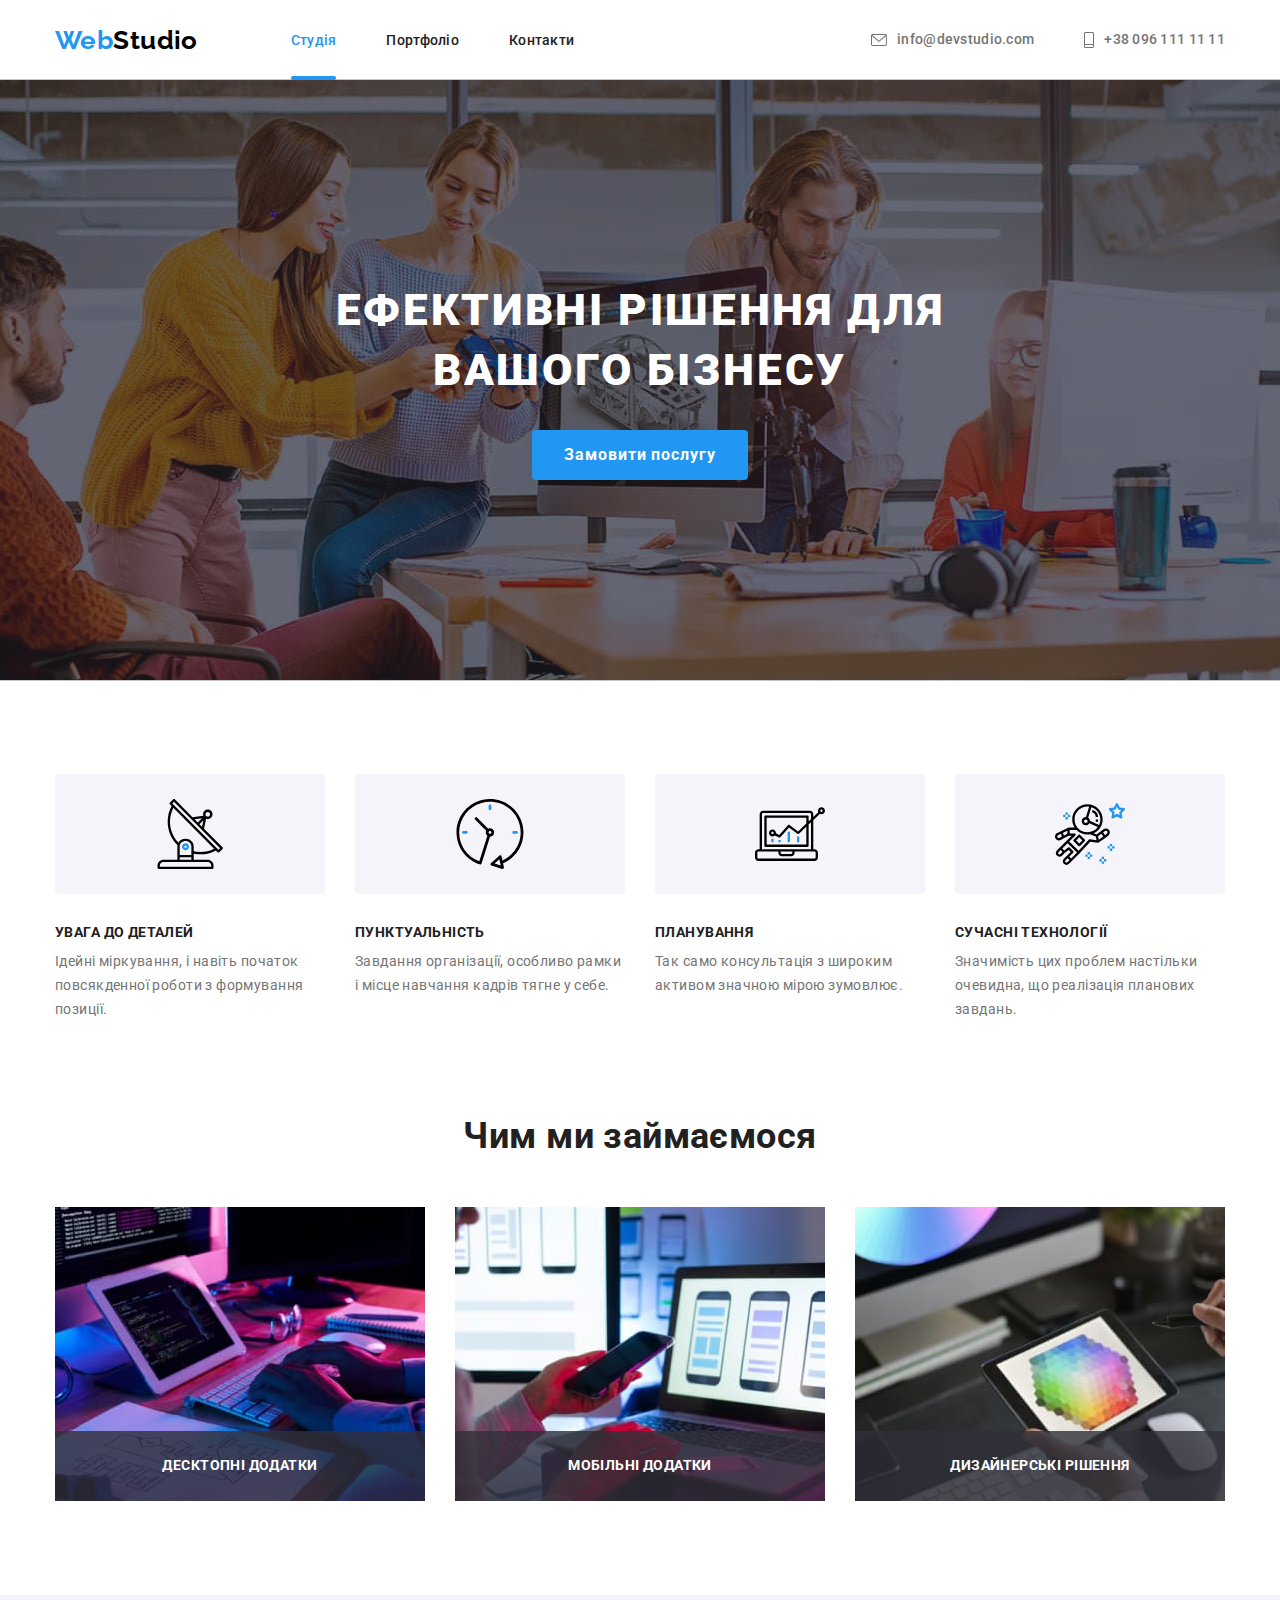
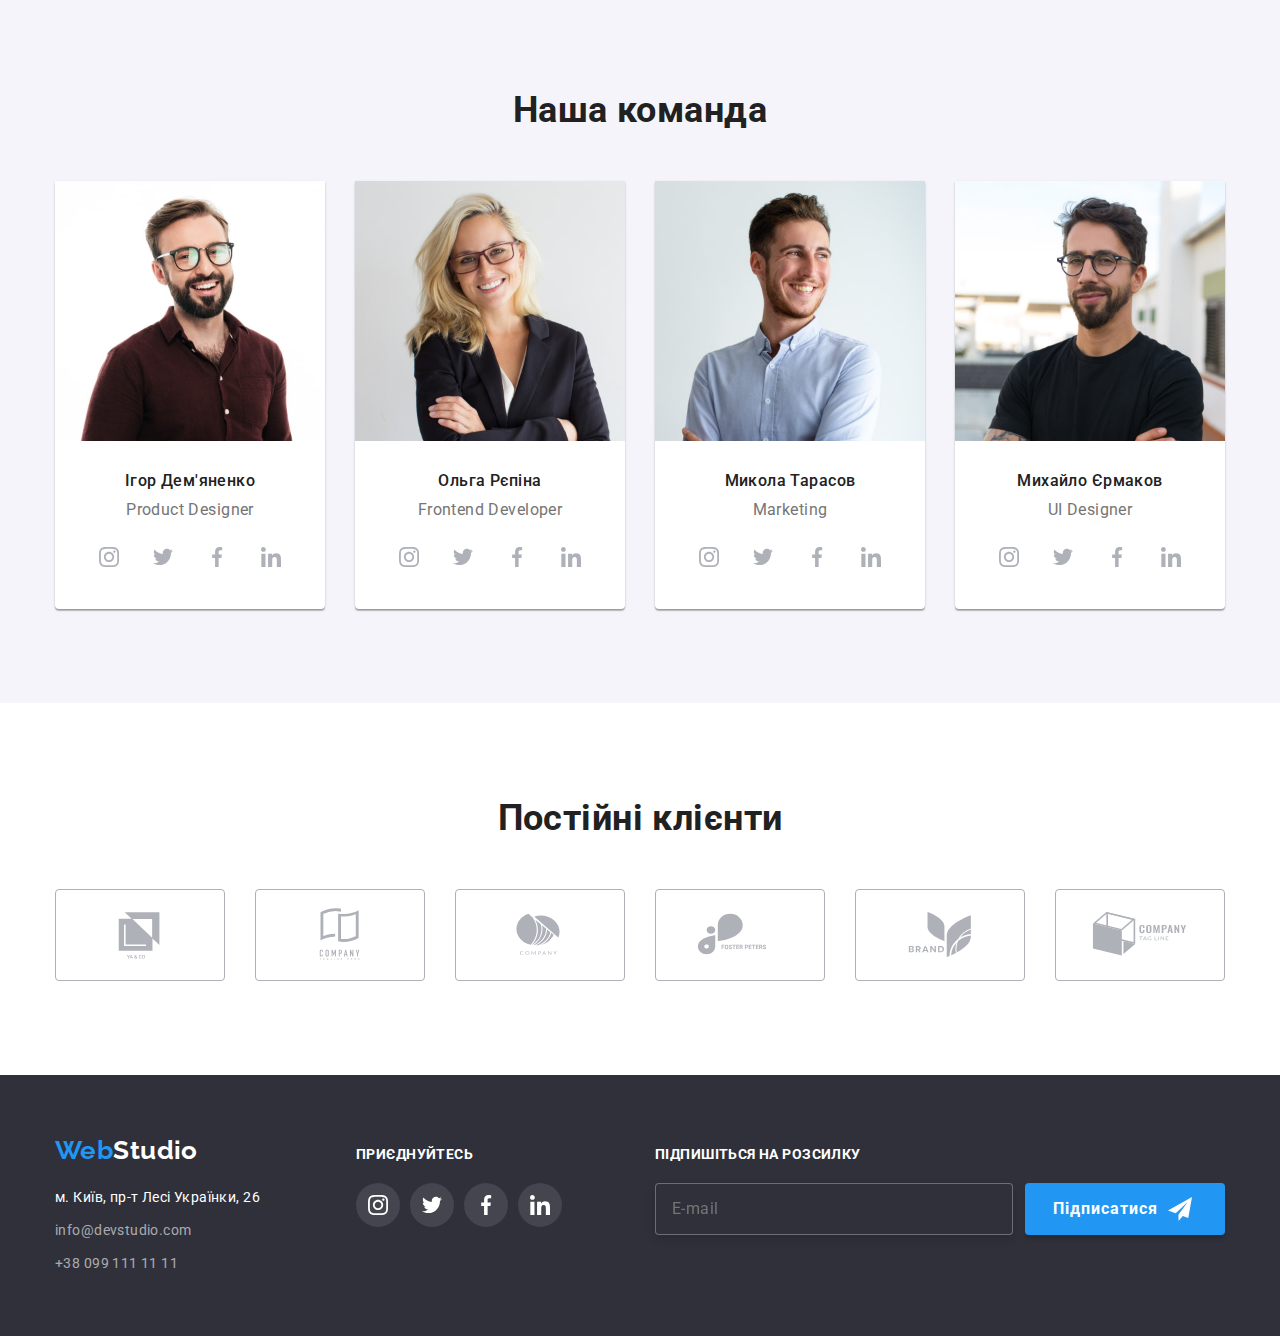
<file: index.html>
<!DOCTYPE html>
<html lang="uk">
  <head>
    <meta charset="UTF-8" />
    <meta http-equiv="X-UA-Compatible" content="IE=edge" />
    <meta name="viewport" content="width=device-width, initial-scale=1.0" />
    <title>Проект</title>

    <link rel="preconnect" href="https://fonts.googleapis.com" />
    <link rel="preconnect" href="https://fonts.gstatic.com" crossorigin />
    <link
      href="https://fonts.googleapis.com/css2?family=Raleway:wght@700&family=Roboto:wght@400;500;700;900&display=swap"
      rel="stylesheet"
    />
    <link
      rel="stylesheet"
      href="https://cdnjs.cloudflare.com/ajax/libs/modern-normalize/1.1.0/modern-normalize.min.css"
    />
    <link rel="stylesheet" href="./css/main.min.css" />
  </head>

  <body>
    <!-- верхня лінія   -->
    <header class="page__header">
      <div class="container nav">
        <nav class="page__nav">
          <a href="./index.html" class="logo page__logo"
            >Web<span class="page__studio">Studio</span></a
          >
          <ul class="nav__list list">
            <li class="nav__item">
              <a href="./index.html" class="link current nav__link">Студія</a>
            </li>
            <li class="nav__item">
              <a href="./portfolio.html" class="link nav__link">Портфоліо</a>
            </li>
            <li class="nav__item">
              <a href="./index.html" class="link nav__link">Контакти</a>
            </li>
          </ul>
        </nav>
        <ul class="contact__list list">
          <li class="contact__item">
            <a class="contact__link" href="mailto:info@devstudio.com"
              ><svg class="contact__icon" width="16px" height="12px">
                <use href="./images/icons.svg#icon-envelope"></use></svg
              >info@devstudio.com</a
            >
          </li>
          <li class="contact__item">
            <a class="contact__link" href="tel:+380961111111"
              ><svg class="contact__icon" width="10px" height="16px">
                <use href="./images/icons.svg#icon-mob"></use></svg
              >+38 096 111 11 11</a
            >
          </li>
        </ul>
      </div>
    </header>
    <!-- шапка  -->
    <main>
      <section class="hero overlay">
        <div class="container">
          <h1 class="hero__title">Ефективні рішення для вашого бізнесу</h1>
          <button data-modal-open type="button" class="button hero__primary">
            Замовити послугу
          </button>
        </div>
        <div class="backdrop is-hidden" data-modal>
          <div class="modal">
            <button data-modal-close type="button" class="modal__close">
              <svg class="modal__icon" width="18px" height="18px">
                <use href="./images/icons.svg#icon-close-black"></use>
              </svg>
            </button>

            <form class="modal-form">
              <p class="alert">Залиште свої дані, ми вам передзвонимо</p>
              <div class="modal-form__field">
                <label class="modal-form__label" for="name">Ім'я</label>
                <div class="modal-form__box">
                  <input
                    class="modal-form__input modal-form__name"
                    type="text"
                    name="name"
                    id="name"
                    required
                  />
                  <svg class="modal-form__icon" width="18px" height="18px">
                    <use href="./images/icons.svg#icon-person"></use>
                  </svg>
                </div>

                <label class="modal-form__label" for="tel">Телефон</label>
                <div class="modal-form__box">
                  <input class="modal-form__input" type="tel" name="tel" id="tel" required />
                  <svg class="modal-form__icon" width="18px" height="18px">
                    <use href="./images/icons.svg#icon-phone-tel"></use>
                  </svg>
                </div>

                <label class="modal-form__label" for="mail">Ім'я</label>
                <div class="modal-form__box">
                  <input class="modal-form__input" type="email" name="mail" id="mail" required />
                  <svg class="modal-form__icon" width="18px" height="18px">
                    <use href="./images/icons.svg#icon-email-modal"></use>
                  </svg>
                </div>

                <label class="modal-form__label" for="comment">Коментар</label>
                <textarea
                  class="modal-form__comment modal-form__input"
                  name="comment"
                  id="comment"
                  cols="30"
                  rows="10"
                  placeholder="Введіть текст"
                ></textarea>
              </div>

              <div class="checkbox">
                <label class="checkbox__label"
                  ><input class="checkbox__input" type="checkbox" name="checkbox" required /><span
                    class="checkbox__svg"
                    ><svg width="16px" height="15px">
                      <use
                        class="checkbox__use"
                        href="./images/icons.svg#icon-icon-check"
                      ></use></svg
                  ></span>
                  Погоджуюся з розсилкою та приймаю &nbsp;
                  <a class="checkbox__link" href="#"> Умови договору </a></label
                >
              </div>

              <button class="modal__button" type="submit">Відправити</button>
            </form>
          </div>
        </div>
      </section>

      <!-- особливості 2  -->
      <section class="section">
        <div class="container">
          <h2 class="visually-hidden">Наші переваги</h2>
          <ul class="feature__list list">
            <li class="feature__item">
              <div class="background">
                <svg class="background__icon" width="70px" height="70px">
                  <use href="./images/icons.svg#icon-antenna"></use>
                </svg>
              </div>
              <h3 class="feature__title">Увага до деталей</h3>
              <p class="feature__text">
                Ідейні міркування, і навіть початок повсякденної роботи з формування <br />
                позиції.
              </p>
            </li>
            <li class="feature__item">
              <div class="background">
                <svg class="background__icon" width="70px" height="70px">
                  <use href="./images/icons.svg#icon-clock"></use>
                </svg>
              </div>
              <h3 class="feature__title">Пунктуальність</h3>
              <p class="feature__text">
                Завдання організації, особливо рамки і місце навчання кадрів тягне у себе.
              </p>
            </li>
            <li class="feature__item">
              <div class="background">
                <svg class="background__icon" width="70px" height="70px">
                  <use href="./images/icons.svg#icon-diagram"></use>
                </svg>
              </div>
              <h3 class="feature__title">Планування</h3>
              <p class="feature__text">
                Так само консультація з широким активом значною мірою зумовлює.
              </p>
            </li>
            <li class="feature__item">
              <div class="background">
                <svg class="background__icon" width="70px" height="70px">
                  <use href="./images/icons.svg#icon-astronaut"></use>
                </svg>
              </div>
              <h3 class="feature__title">Сучасні технології</h3>
              <p class="feature__text">
                Значимість цих проблем настільки очевидна, що реалізація планових <br />
                завдань.
              </p>
            </li>
          </ul>
        </div>
      </section>

      <!-- чим ми займаємось 3-->
      <section class="section section__sidebar">
        <div class="container">
          <h2 class="section__title">Чим ми займаємося</h2>
          <ul class="list image__list">
            <li class="image__item">
              <div class="inner">
                <img src="./images/img.jpg" alt="HTML-розмітка всіх елементів макета" width="370" />
                <p class="inner__text">Десктопні додатки</p>
              </div>
            </li>
            <li class="image__item">
              <div class="inner">
                <img src="./images/css.jpg" alt="CSS оформлення зовнішній вигляд." width="370" />
                <p class="inner__text">Мобільні додатки</p>
              </div>
            </li>
            <li class="image__item">
              <div class="inner">
                <img src="./images/js.jpg" alt="завдаєм кольори" width="370" />
                <p class="inner__text">Дизайнерські рішення</p>
              </div>
            </li>
          </ul>
        </div>
      </section>
      <!-- наша команда 4 -->
      <section class="section team">
        <div class="container menu-team">
          <h2 class="section__title">Наша команда</h2>
          <ul class="team__list list">
            <li class="team__item">
              <img src="./images/Product.jpg" alt="Product Designer" width="270" />
              <div class="aside">
                <h3 class="team__title">Ігор Дем'яненко</h3>
                <p class="team__text">Product Designer</p>
                <ul class="list socials__list">
                  <li>
                    <a class="socials__link" href=""
                      ><svg class="socials__svg" width="20" height="20">
                        <use href="./images/icons.svg#icon-instagram"></use></svg
                    ></a>
                  </li>
                  <li>
                    <a class="socials__link" href=""
                      ><svg class="socials__svg" width="20" height="20">
                        <use href="./images/icons.svg#icon-twitter"></use></svg
                    ></a>
                  </li>
                  <li>
                    <a class="socials__link" href=""
                      ><svg class="socials__svg" width="20" height="20">
                        <use href="./images/icons.svg#icon-facebook"></use></svg
                    ></a>
                  </li>
                  <li>
                    <a class="socials__link" href=""
                      ><svg class="socials__svg" width="20" height="20">
                        <use href="./images/icons.svg#icon-linkedin"></use></svg
                    ></a>
                  </li>
                </ul>
              </div>
            </li>
            <li class="team__item">
              <img src="./images/Frontend.jpg" alt="Frontend Developer" width="270" />
              <div class="aside">
                <h3 class="team__title">Ольга Рєпіна</h3>
                <p class="team__text">Frontend Developer</p>
                <ul class="list socials__list">
                  <li>
                    <a class="socials__link" href=""
                      ><svg class="socials__svg" width="20" height="20">
                        <use href="./images/icons.svg#icon-instagram"></use></svg
                    ></a>
                  </li>
                  <li>
                    <a class="socials__link" href=""
                      ><svg class="socials__svg" width="20" height="20">
                        <use href="./images/icons.svg#icon-twitter"></use></svg
                    ></a>
                  </li>
                  <li>
                    <a class="socials__link" href=""
                      ><svg class="socials__svg" width="20" height="20">
                        <use href="./images/icons.svg#icon-facebook"></use></svg
                    ></a>
                  </li>
                  <li>
                    <a class="socials__link" href=""
                      ><svg class="socials__svg" width="20" height="20">
                        <use href="./images/icons.svg#icon-linkedin"></use></svg
                    ></a>
                  </li>
                </ul>
              </div>
            </li>
            <li class="team__item">
              <img src="./images/Marketing.jpg" alt="Marketing" width="270" />
              <div class="aside">
                <h3 class="team__title">Микола Тарасов</h3>
                <p class="team__text">Marketing</p>
                <ul class="list socials__list">
                  <li>
                    <a class="socials__link" href=""
                      ><svg class="socials__svg" width="20" height="20">
                        <use href="./images/icons.svg#icon-instagram"></use></svg
                    ></a>
                  </li>
                  <li>
                    <a class="socials__link" href=""
                      ><svg class="socials__svg" width="20" height="20">
                        <use href="./images/icons.svg#icon-twitter"></use></svg
                    ></a>
                  </li>
                  <li>
                    <a class="socials__link" href=""
                      ><svg class="socials__svg" width="20" height="20">
                        <use href="./images/icons.svg#icon-facebook"></use></svg
                    ></a>
                  </li>
                  <li>
                    <a class="socials__link" href=""
                      ><svg class="socials__svg" width="20" height="20">
                        <use href="./images/icons.svg#icon-linkedin"></use></svg
                    ></a>
                  </li>
                </ul>
              </div>
            </li>
            <li class="team__item">
              <img src="./images/Designer.jpg" alt="UI Designer" width="270" />
              <div class="aside">
                <h3 class="team__title">Михайло Єрмаков</h3>
                <p class="team__text">UI Designer</p>
                <ul class="list socials__list">
                  <li>
                    <a class="socials__link" href=""
                      ><svg class="socials__svg" width="20" height="20">
                        <use href="./images/icons.svg#icon-instagram"></use></svg
                    ></a>
                  </li>
                  <li>
                    <a class="socials__link" href=""
                      ><svg class="socials__svg" width="20" height="20">
                        <use href="./images/icons.svg#icon-twitter"></use></svg
                    ></a>
                  </li>
                  <li>
                    <a class="socials__link" href=""
                      ><svg class="socials__svg" width="20" height="20">
                        <use href="./images/icons.svg#icon-facebook"></use></svg
                    ></a>
                  </li>
                  <li>
                    <a class="socials__link" href=""
                      ><svg class="socials__svg" width="20" height="20">
                        <use href="./images/icons.svg#icon-linkedin"></use></svg
                    ></a>
                  </li>
                </ul>
              </div>
            </li>
          </ul>
        </div>
      </section>

      <!-- ==============5 Постійні клієнти============ -->
      <section class="section">
        <div class="container">
          <h2 class="section__title">Постійні клієнти</h2>
          <ul class="list logo__list">
            <li class="logo__item">
              <a class="logo__link" href=""
                ><svg class="logo__icon" width="106px" height="60px">
                  <use href="./images/icons.svg#icon-logo"></use>
                </svg>
              </a>
            </li>
            <li class="logo__item">
              <a class="logo__link" href=""
                ><svg class="logo__icon" width="106px" height="60px">
                  <use href="./images/icons.svg#icon-logo1"></use>
                </svg>
              </a>
            </li>
            <li class="logo__item">
              <a class="logo__link" href=""
                ><svg class="logo__icon" width="106px" height="60px">
                  <use href="./images/icons.svg#icon-logo2"></use>
                </svg>
              </a>
            </li>
            <li class="logo__item">
              <a class="logo__link" href=""
                ><svg class="logo__icon" width="106px" height="60px">
                  <use href="./images/icons.svg#icon-logo3"></use>
                </svg>
              </a>
            </li>
            <li class="logo__item">
              <a class="logo__link" href=""
                ><svg class="logo__icon" width="106px" height="60px">
                  <use href="./images/icons.svg#icon-logo4"></use>
                </svg>
              </a>
            </li>
            <li class="logo__item">
              <a class="logo__link" href=""
                ><svg class="logo__icon" width="106px" height="60px">
                  <use href="./images/icons.svg#icon-logo5"></use>
                </svg>
              </a>
            </li>
          </ul>
        </div>
      </section>
    </main>
    <!-- футер -->
    <footer class="footer">
      <div class="container footer__container">
        <div class="footer__logo">
          <a href="./index.html" class="logo">Web<span class="footer__studio">Studio</span></a>

          <address class="footer-nav">
            <ul class="list footer__list">
              <li class="footer__item">
                <a
                  class="footer__nav"
                  href="https://goo.gl/maps/CPtrU1FHBa2aNyZL9"
                  target="_blank"
                  rel="noopener noreferrer nofollow"
                  >м. Київ, пр-т Лесі Українки, 26</a
                >
              </li>
              <li class="footer__item">
                <a class="footer__link" href="mailto:info@devstudio.com">info@devstudio.com</a>
              </li>
              <li class="footer__item">
                <a class="footer__link" href="telto:+380961111111">+38 099 111 11 11</a>
              </li>
            </ul>
          </address>
        </div>
        <!-- ================2 bloc ========== -->
        <div class="footer__socials">
          <p class="footer__text">приєднуйтесь</p>
          <ul class="list footer-socials__list">
            <li class="footer-socials__item">
              <a class="footer-socials__link" href=""
                ><svg class="footer-socials__icon" width="20" height="20">
                  <use href="./images/icons.svg#icon-instagram"></use></svg
              ></a>
            </li>
            <li class="footer-socials__item">
              <a class="footer-socials__link" href=""
                ><svg class="footer-socials__icon" width="20" height="20">
                  <use href="./images/icons.svg#icon-twitter"></use></svg
              ></a>
            </li>
            <li class="footer-socials__item">
              <a class="footer-socials__link" href=""
                ><svg class="footer-socials__icon" width="20" height="20">
                  <use href="./images/icons.svg#icon-facebook"></use></svg
              ></a>
            </li>
            <li class="footer-socials__item">
              <a class="footer-socials__link" href=""
                ><svg class="footer-socials__icon" width="20" height="20">
                  <use href="./images/icons.svg#icon-linkedin"></use></svg
              ></a>
            </li>
          </ul>
        </div>

        <!-- =============== 3 bloc ========= -->

        <div class="footer-search">
          <p class="footer__text">Підпишіться на розсилку</p>

          <!-- action="" -->
          <form class="footer__mail">
            <label class="footer-mail__label" for="footer-mail"
              ><input
                class="footer-mail__input"
                type="email"
                name="mail"
                placeholder="E-mail"
                id="footer-mail"
                required
            /></label>

            <button type="submit" class="button-mail">
              Підписатися
              <svg class="button-mail__icon footer-socials__icon" width="24" height="24">
                <use href="./images/icons.svg#icon-icon-send"></use>
              </svg>
            </button>
          </form>
        </div>
      </div>
    </footer>

    <script src="./modal.js"></script>
  </body>
</html>
</file>
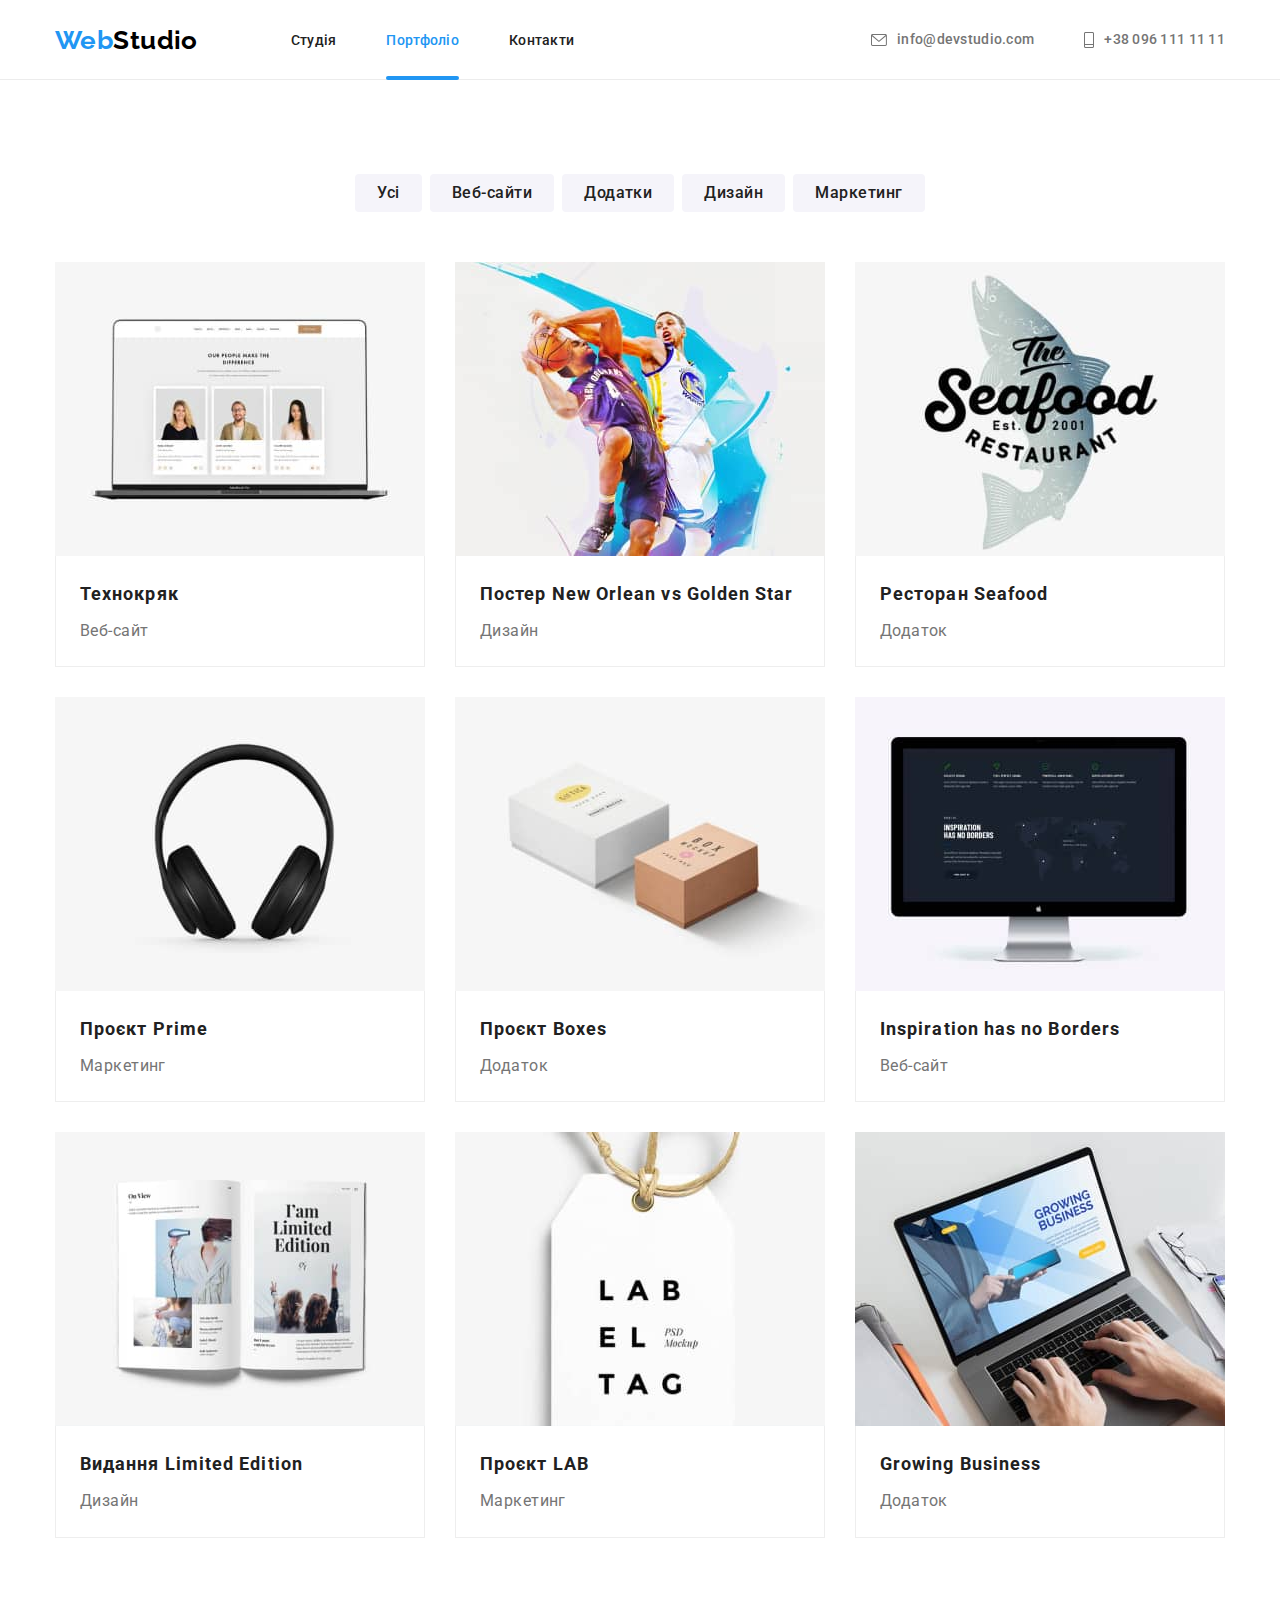
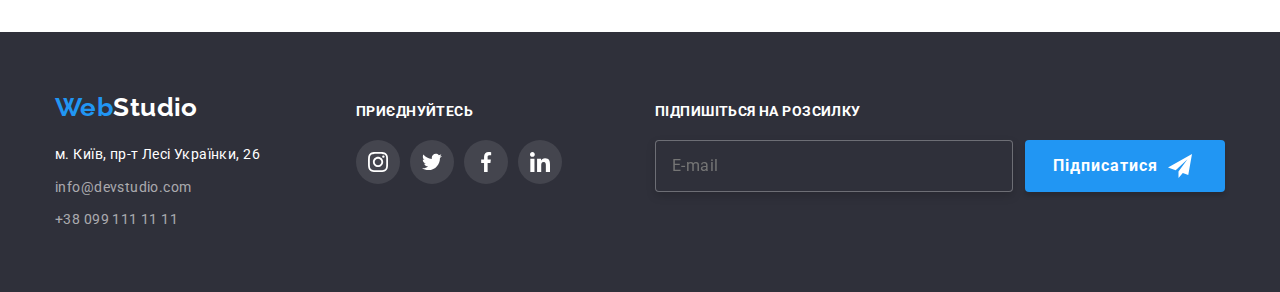
<file: portfolio.html>
<!DOCTYPE html>
<html lang="uk">
  <head>
    <meta charset="UTF-8" />
    <meta http-equiv="X-UA-Compatible" content="IE=edge" />
    <meta name="viewport" content="width=device-width, initial-scale=1.0" />
    <title>Проект</title>

    <link rel="preconnect" href="https://fonts.googleapis.com" />
    <link rel="preconnect" href="https://fonts.gstatic.com" crossorigin />
    <link
      href="https://fonts.googleapis.com/css2?family=Raleway:wght@700&family=Roboto:wght@400;500;700;900&display=swap"
      rel="stylesheet"
    />
    <link
      rel="stylesheet"
      href="https://cdnjs.cloudflare.com/ajax/libs/modern-normalize/1.1.0/modern-normalize.min.css"
    />
    <link rel="stylesheet" href="./css/main.min.css" />
  </head>
  <body>
    <header class="page__header">
      <div class="container nav">
        <nav class="page__nav">
          <a href="./index.html" class="logo page__logo"
            >Web<span class="page__studio">Studio</span></a
          >
          <ul class="nav__list list">
            <li class="nav__item">
              <a href="./index.html" class="link nav__link">Студія</a>
            </li>
            <li class="nav__item">
              <a href="./portfolio.html" class="link current nav__link">Портфоліо</a>
            </li>
            <li class="nav__item">
              <a href="./index.html" class="link nav__link">Контакти</a>
            </li>
          </ul>
        </nav>
        <ul class="contact__list list">
          <li class="contact__item">
            <a class="contact__link" href="mailto:info@devstudio.com"
              ><svg class="contact__icon" width="16px" height="12px">
                <use href="./images/icons.svg#icon-envelope"></use></svg
              >info@devstudio.com</a
            >
          </li>
          <li class="contact__item">
            <a class="contact__link" href="tel:+380961111111"
              ><svg class="contact__icon" width="10px" height="16px">
                <use href="./images/icons.svg#icon-mob"></use></svg
              >+38 096 111 11 11</a
            >
          </li>
        </ul>
      </div>
    </header>

    <main>
      <section class="section portfolio">
        <div class="container">
          <h1 class="visually-hidden">Портфоліо</h1>
          <ul class="list button__list">
            <li class="button__item">
              <button type="button" class="button secodary">Усі</button>
            </li>
            <li class="button__item">
              <button type="button" class="button secodary">Веб-сайти</button>
            </li>
            <li class="button__item">
              <button type="button" class="button secodary">Додатки</button>
            </li>
            <li class="button__item">
              <button type="button" class="button secodary">Дизайн</button>
            </li>
            <li class="button__item">
              <button type="button" class="button secodary">Маркетинг</button>
            </li>
          </ul>

          <ul class="grid list">
            <li class="grid__item">
              <a class="grid__link" href="">
                <div class="portfolio__thumb">
                  <img src="./portfolio.img/img.jpg" alt="ноутбук" width="370" />
                  <div class="portfolio-overlay">
                    <p class="portfolio-overlay__text">
                      Ресурс пропонує комплексні пропозиції з різним рівнем функціоналу та сервісів.
                      Все це дозволить відвідувачу отримати вичерпні відомості про компанію чи
                      приватну особу.
                    </p>
                  </div>
                </div>

                <div class="portfolio__sidebar">
                  <h2 class="portfolio__subject">Технокряк</h2>
                  <p class="portfolio__text">Веб-сайт</p>
                </div>
              </a>
            </li>
            <li class="grid__item">
              <a class="grid__link" href="">
                <div class="portfolio__thumb">
                  <img src="./portfolio.img/img1.jpg" alt="ігра в баскетбол" width="370" />
                  <div class="portfolio-overlay">
                    <p class="portfolio-overlay__text">
                      Ресурс пропонує комплексні пропозиції з різним рівнем функціоналу та сервісів.
                      Все це дозволить відвідувачу отримати вичерпні відомості про компанію чи
                      приватну особу.
                    </p>
                  </div>
                </div>
                <div class="portfolio__sidebar">
                  <h2 class="portfolio__subject">Постер New Orlean vs Golden Star</h2>
                  <p class="portfolio__text">Дизайн</p>
                </div>
              </a>
            </li>
            <li class="grid__item">
              <a class="grid__link" href="">
                <div class="portfolio__thumb">
                  <img src="./portfolio.img/img2.jpg" alt="рибний ресторан" width="370" />

                  <div class="portfolio-overlay">
                    <p class="portfolio-overlay__text">
                      Ресурс пропонує комплексні пропозиції з різним рівнем функціоналу та сервісів.
                      Все це дозволить відвідувачу отримати вичерпні відомості про компанію чи
                      приватну особу.
                    </p>
                  </div>
                </div>
                <div class="portfolio__sidebar">
                  <h2 class="portfolio__subject">Ресторан Seafood</h2>
                  <p class="portfolio__text">Додаток</p>
                </div>
              </a>
            </li>

            <li class="grid__item">
              <a class="grid__link" href="">
                <div class="portfolio__thumb">
                  <img src="./portfolio.img/img3.jpg" alt="навушники" width="370" />
                  <div class="portfolio-overlay">
                    <p class="portfolio-overlay__text">
                      Ресурс пропонує комплексні пропозиції з різним рівнем функціоналу та сервісів.
                      Все це дозволить відвідувачу отримати вичерпні відомості про компанію чи
                      приватну особу.
                    </p>
                  </div>
                </div>
                <div class="portfolio__sidebar">
                  <h2 class="portfolio__subject">Проєкт Prime</h2>
                  <p class="portfolio__text">Маркетинг</p>
                </div>
              </a>
            </li>
            <li class="grid__item">
              <a class="grid__link" href="">
                <div class="portfolio__thumb">
                  <img src="./portfolio.img/img4.jpg" alt="коробки" width="370" />
                  <div class="portfolio-overlay">
                    <p class="portfolio-overlay__text">
                      Ресурс пропонує комплексні пропозиції з різним рівнем функціоналу та сервісів.
                      Все це дозволить відвідувачу отримати вичерпні відомості про компанію чи
                      приватну особу.
                    </p>
                  </div>
                </div>
                <div class="portfolio__sidebar">
                  <h2 class="portfolio__subject">Проєкт Boxes</h2>
                  <p class="portfolio__text">Додаток</p>
                </div>
              </a>
            </li>
            <li class="grid__item">
              <a class="grid__link" href="">
                <div class="portfolio__thumb">
                  <img src="./portfolio.img/img5.jpg" alt="монітор компютера" width="370" />
                  <div class="portfolio-overlay">
                    <p class="portfolio-overlay__text">
                      Ресурс пропонує комплексні пропозиції з різним рівнем функціоналу та сервісів.
                      Все це дозволить відвідувачу отримати вичерпні відомості про компанію чи
                      приватну особу.
                    </p>
                  </div>
                </div>
                <div class="portfolio__sidebar">
                  <h2 class="portfolio__subject">Inspiration has no Borders</h2>
                  <p class="portfolio__text">Веб-сайт</p>
                </div>
              </a>
            </li>
            <li class="grid__item">
              <a class="grid__link" href="">
                <div class="portfolio__thumb">
                  <img src="./portfolio.img/img6.jpg" alt="книга" width="370" />
                  <div class="portfolio-overlay">
                    <p class="portfolio-overlay__text">
                      Ресурс пропонує комплексні пропозиції з різним рівнем функціоналу та сервісів.
                      Все це дозволить відвідувачу отримати вичерпні відомості про компанію чи
                      приватну особу.
                    </p>
                  </div>
                </div>
                <div class="portfolio__sidebar">
                  <h2 class="portfolio__subject">Видання Limited Edition</h2>
                  <p class="portfolio__text">Дизайн</p>
                </div>
              </a>
            </li>
            <li class="grid__item">
              <a class="grid__link" href="">
                <div class="portfolio__thumb">
                  <img src="./portfolio.img/img8.jpg" alt="бірка" width="370" />
                  <div class="portfolio-overlay">
                    <p class="portfolio-overlay__text">
                      Ресурс пропонує комплексні пропозиції з різним рівнем функціоналу та сервісів.
                      Все це дозволить відвідувачу отримати вичерпні відомості про компанію чи
                      приватну особу.
                    </p>
                  </div>
                </div>
                <div class="portfolio__sidebar">
                  <h2 class="portfolio__subject">Проєкт LAB</h2>
                  <p class="portfolio__text">Маркетинг</p>
                </div>
              </a>
            </li>
            <li class="grid__item">
              <a class="grid__link" href="">
                <div class="portfolio__thumb">
                  <img
                    src="./portfolio.img/img7.jpg"
                    alt="бізнес веденя через ноутбук"
                    width="370"
                  />
                  <div class="portfolio-overlay">
                    <p class="portfolio-overlay__text">
                      Ресурс пропонує комплексні пропозиції з різним рівнем функціоналу та сервісів.
                      Все це дозволить відвідувачу отримати вичерпні відомості про компанію чи
                      приватну особу.
                    </p>
                  </div>
                </div>
                <div class="portfolio__sidebar">
                  <h2 class="portfolio__subject">Growing Business</h2>
                  <p class="portfolio__text">Додаток</p>
                </div>
              </a>
            </li>
          </ul>
        </div>
      </section>
    </main>

    <footer class="footer">
      <div class="container footer__container">
        <div class="footer__logo">
          <a href="./index.html" class="logo">Web<span class="footer__studio">Studio</span></a>

          <address class="footer-nav">
            <ul class="list footer__list">
              <li class="footer__item">
                <a
                  class="footer__nav"
                  href="https://goo.gl/maps/CPtrU1FHBa2aNyZL9"
                  target="_blank"
                  rel="noopener noreferrer nofollow"
                  >м. Київ, пр-т Лесі Українки, 26</a
                >
              </li>
              <li class="footer__item">
                <a class="footer__link" href="mailto:info@devstudio.com">info@devstudio.com</a>
              </li>
              <li class="footer__item">
                <a class="footer__link" href="telto:+380961111111">+38 099 111 11 11</a>
              </li>
            </ul>
          </address>
        </div>
        <!-- ================2 bloc ========== -->
        <div class="footer__socials">
          <p class="footer__text">приєднуйтесь</p>
          <ul class="list footer-socials__list">
            <li class="footer-socials__item">
              <a class="footer-socials__link" href=""
                ><svg class="footer-socials__icon" width="20" height="20">
                  <use href="./images/icons.svg#icon-instagram"></use></svg
              ></a>
            </li>
            <li class="footer-socials__item">
              <a class="footer-socials__link" href=""
                ><svg class="footer-socials__icon" width="20" height="20">
                  <use href="./images/icons.svg#icon-twitter"></use></svg
              ></a>
            </li>
            <li class="footer-socials__item">
              <a class="footer-socials__link" href=""
                ><svg class="footer-socials__icon" width="20" height="20">
                  <use href="./images/icons.svg#icon-facebook"></use></svg
              ></a>
            </li>
            <li class="footer-socials__item">
              <a class="footer-socials__link" href=""
                ><svg class="footer-socials__icon" width="20" height="20">
                  <use href="./images/icons.svg#icon-linkedin"></use></svg
              ></a>
            </li>
          </ul>
        </div>

        <!-- =============== 3 bloc ========= -->

        <div class="footer-search">
          <p class="footer__text">Підпишіться на розсилку</p>

          <!-- action="" -->
          <form class="footer__mail">
            <label class="footer-mail__label" for="footer-mail"
              ><input
                class="footer-mail__input"
                type="email"
                name="mail"
                placeholder="E-mail"
                id="footer-mail"
                required
            /></label>

            <button type="submit" class="button-mail">
              Підписатися
              <svg class="button-mail__icon footer-socials__icon" width="24" height="24">
                <use href="./images/icons.svg#icon-icon-send"></use>
              </svg>
            </button>
          </form>
        </div>
      </div>
    </footer>
  </body>
</html>
</file>
<file: css/main.min.css>
:root{--primari-text-color: #212121;--title-text-color: #757575;--accent-color: #2196f3;--team-text--background: #ffffff;--primary-bg-color: #ffffff;--studio: #000000;--background: #f5f4fa;--contact: rgba(255, 255, 255, 0.6);--heder-footer: #2f303a;--border--headr: #ececec;--buttun: #188ce8;--border--icon: #eeeeee;--link-f-in-twit: #afb1b8;--outline--background-color: #c4c4c4}*,*::before,*::after{box-sizing:border-box}body{background-color:var(--primary-bg-color);color:var(--primari-text-color);font-family:Roboto,sans-serif;font-size:14px;letter-spacing:.03em;width:100%}h1,h2,h3,p{margin:0}address{font-style:normal}ul{margin:0;padding-left:0}img{display:block;max-width:100%;height:auto}.list{list-style:none;margin:0;padding-left:0}.container{margin:0 auto;max-width:1200px;padding:0 15px}.section{padding-top:94px;padding-bottom:94px}.visually-hidden{position:absolute;width:1px;height:1px;margin:-1px;border:0;padding:0;white-space:nowrap;clip-path:inset(100%);clip:rect(0 0 0 0);overflow:hidden}.logo{color:var(--accent-color);text-decoration:none;font-family:"Raleway",sans-serif;font-size:26px;font-weight:700;line-height:1.1923076923}.page__logo{margin-right:93px;padding-top:23px;padding-bottom:23px}.page__studio{color:var(--studio);margin:0}.page__header{height:80px;border-bottom:1px solid var(--border--headr)}.page__nav,.nav{display:flex;align-items:center}.nav__list{display:flex}.nav__link{position:relative;font-weight:500;line-height:1.14;letter-spacing:.02em;padding:32px 0;transition:color 250ms cubic-bezier(0.4, 0, 0.2, 1)}.nav__link:hover,.nav__link:focus{color:var(--accent-color)}.nav__link.current::after{position:absolute;content:"";left:0;bottom:0;display:block;width:100%;height:4px;background-color:var(--accent-color);border-radius:2px;transform:scaleX(1)}.nav__link::after{position:absolute;content:"";left:0;bottom:0;display:block;width:100%;height:4px;background-color:var(--accent-color);border-radius:2px;transform:scaleX(0);transition:transform 250ms cubic-bezier(0.4, 0, 0.2, 1)}.nav__link:hover::after,.nav__link:focus::after{transform:scaleX(1)}.nav__item:not(:last-child){margin-right:50px}.link{color:inherit;text-decoration:none}.link.current{color:var(--accent-color)}.contact__list{display:flex;margin-left:auto;align-items:center;font-weight:500;line-height:1.14;letter-spacing:.02em}.contact__link{color:var(--title-text-color);text-decoration:none;padding:32px 0;display:flex;align-items:center;transition:color 250ms cubic-bezier(0.4, 0, 0.2, 1)}.contact__link:hover,.contact__link:focus{color:var(--accent-color)}.contact__icon{margin-right:10px;fill:currentColor}.contact__item:not(:last-child){margin-right:50px}.button{display:block;cursor:pointer;margin:0 auto;border:1px solid rgba(0,0,0,0);font-family:"Roboto";font-size:16px;font-weight:500;line-height:1.875;text-align:center;box-sizing:border-box}.hero__primary{color:var(--primary-bg-color);background-color:var(--accent-color);padding:10px 32px;font-weight:700;line-height:1.88;display:flex;border-radius:4px;align-items:center;text-align:center;letter-spacing:.06em;border:none;justify-content:center;transition:background-color 250ms cubic-bezier(0.4, 0, 0.2, 1),box-shadow 250ms cubic-bezier(0.4, 0, 0.2, 1)}.hero__primary:hover,.hero__primary:focus{background-color:var(--buttun);box-shadow:0px 4px 4px rgba(0,0,0,.15)}.button__list{display:flex;justify-content:center;margin-bottom:50px}.button__item:not(:last-child){margin-right:8px}.secodary{color:var(--primari-text-color);background-color:var(--background);padding:6px 22px;line-height:1.6;letter-spacing:.03em;border-radius:4px;border:none;transition:background-color 250ms cubic-bezier(0.4, 0, 0.2, 1),color 250ms cubic-bezier(0.4, 0, 0.2, 1),box-shadow 250ms cubic-bezier(0.4, 0, 0.2, 1)}.secodary:hover,.secodary:focus{color:var(--primary-bg-color);background-color:var(--accent-color);box-shadow:0px 3px 1px rgba(0,0,0,.1),0px 1px 2px rgba(0,0,0,.08),0px 2px 2px rgba(0,0,0,.12)}.modal__button{font-family:"Roboto";font-style:normal;font-size:16px;font-weight:700;line-height:1.875;padding:10px 52px;cursor:pointer;display:flex;align-items:center;text-align:center;justify-content:center;letter-spacing:.06em;margin:0 auto;color:var(--team-text--background);background:var(--accent-color);box-shadow:0px 4px 4px rgba(0,0,0,.15);border-radius:4px;border:none}.modal__button:hover,.modal__button:focus{background:var(--buttun);box-shadow:0px 4px 4px rgba(0,0,0,.15);border-radius:4px}.hero{padding-top:200px;padding-bottom:200px;background-color:var(--outline--background-color)}.hero__title{color:var(--primary-bg-color);font-size:44px;font-weight:900;line-height:1.3636363636;text-align:center;letter-spacing:.06em;text-transform:uppercase;width:696px;margin:0 auto;margin-bottom:30px}.overlay{max-width:1600px;height:600px;margin-left:auto;margin-right:auto;outline:1px solid var(--outline--background-color);background-image:linear-gradient(to right, rgba(47, 48, 58, 0.4), rgba(47, 48, 58, 0.4)),url("../images/work.jpg");background-repeat:no-repeat;background-position:center;background-size:cover}.backdrop{position:fixed;overflow:visible;top:0;left:0;width:100%;height:100%;background:rgba(0,0,0,.2);transition:opacity 250ms cubic-bezier(0.4, 0, 0.2, 1);z-index:10}.is-hidden{opacity:0;pointer-events:none}.modal{position:absolute;top:50%;left:50%;transform:translate(-50%, -50%);padding:40px;background-color:var(--primary-bg-color);box-shadow:0px 1px 3px rgba(0,0,0,.12),0px 1px 1px rgba(0,0,0,.14),0px 2px 1px rgba(0,0,0,.2);border-radius:4px}.modal__close{position:absolute;display:flex;cursor:pointer;top:8px;right:8px;width:30px;height:30px;border-radius:50%;align-items:center;justify-content:center;color:var(--studio);background:var(--primary-bg-color);border:1px solid rgba(0,0,0,.1);transition:border 250ms cubic-bezier(0.4, 0, 0.2, 1),color 250ms cubic-bezier(0.4, 0, 0.2, 1)}.modal__close:hover,.modal__close:focus{color:var(--accent-color);border:1px solid var(--accent-color);outline:none}.modal__icon{fill:currentColor}.modal-form{margin:0;padding:0}.alert{margin-bottom:12px;font-weight:700;font-size:20px;line-height:1.15;text-align:center}.modal-form__field{display:flex;flex-direction:column;width:100%;margin-bottom:20px}.modal-form__label{font-size:12px;line-height:1.17;letter-spacing:.01em;color:var(--title-text-color);margin-bottom:4px}.modal-form__input{font-family:Roboto,sans-serif;font-size:16px;letter-spacing:.03em;color:var(--primari-text-color);width:100%;height:40px;padding:12px 0;padding-left:42px;border:1px solid rgba(33,33,33,.2);border-radius:4px;outline:none;transition:border 250ms cubic-bezier(0.4, 0, 0.2, 1),border-radius 250ms cubic-bezier(0.4, 0, 0.2, 1),color 250ms cubic-bezier(0.4, 0, 0.2, 1)}.modal-form__input:hover,.modal-form__input:focus{border:1px solid var(--accent-color);border-radius:4px;color:var(--primari-text-color)}.modal-form__box{position:relative;height:40px;margin-bottom:10px}.modal-form__icon{position:absolute;fill:currentColor;top:50%;left:12px;transform:translateY(-50%);transition:color 250ms cubic-bezier(0.4, 0, 0.2, 1)}.modal-form__input:hover+.modal-form__icon,.modal-form__input:focus+.modal-form__icon{color:var(--accent-color)}.modal-form__comment{resize:none;width:448px;height:120px;font-family:"Roboto";font-style:normal;font-weight:400;font-size:12px;line-height:1.17;letter-spacing:.01em;padding:12px 16px;color:rgba(117,117,117,.5);border:1px solid rgba(33,33,33,.2);border-radius:4px;outline:none}.checkbox{display:flex;align-items:center;justify-content:center;margin-bottom:30px}.checkbox__label{display:flex;line-height:1.7;align-items:center;color:var(--title-text-color)}.checkbox__input{position:absolute;appearance:none}.checkbox__use{display:none}.checkbox__svg{display:flex;align-items:center;justify-content:center;width:16px;height:15px;border:2px solid var(--primari-text-color);margin-right:7px;border-radius:2px}.checkbox__input:checked+.checkbox__svg{background:var(--accent-color);border:none}.checkbox__input:checked+.checkbox__svg .checkbox__use{display:block}.checkbox__link{text-decoration-line:underline;color:var(--accent-color)}.feature__list{display:flex}.feature__item:not(:last-child){width:calc((100% - 90px)/4);margin-right:30px}.feature__title{font-size:14px;font-weight:700;line-height:1.1428571429;text-transform:uppercase;margin-bottom:10px}.feature__text{color:var(--title-text-color);line-height:1.7}.background{display:inline-flex;width:270px;height:120px;border-radius:4px;background-color:var(--background);margin-bottom:30px;align-items:center;justify-content:center;background-position:center}.background__icon{background-repeat:no-repeat;background-size:contain}.section__sidebar{padding-top:0}.section__title{color:var(--primari-text-color);font-size:36px;font-weight:700;line-height:1.1666666667;text-align:center;margin-bottom:50px}.image__list{display:flex}.image__item{max-width:1200px;height:auto}.image__item:not(:last-child){margin-right:30px}.inner{position:relative;width:100%}.inner__text{font-weight:700;line-height:1.14;display:flex;position:absolute;width:100%;height:70px;left:0;bottom:0;justify-content:center;align-items:center;text-transform:uppercase;color:var(--team-text--background);background:rgba(47,48,58,.8)}.team{background-color:var(--background)}.team__list{display:flex}.team__item{max-width:270px;background:var(--team-text--background);box-shadow:0px 1px 3px rgba(0,0,0,.12),0px 1px 1px rgba(0,0,0,.14),0px 2px 1px rgba(0,0,0,.2);border-radius:0px 0px 4px 4px}.team__item:not(:last-child){margin-right:30px}.team__title{font-size:16px;font-weight:500;line-height:1.1875;margin-bottom:10px}.team__text{font-size:16px;font-weight:400;line-height:1.1875;color:var(--title-text-color);margin-bottom:16px}.aside{padding:30px 2px;text-align:center}.socials__list{display:flex;justify-content:center;gap:10px;padding:0 32px}.socials__link{display:flex;align-items:center;justify-content:center;width:44px;height:44px;border-radius:50%;color:var(--link-f-in-twit);transition:background-color 250ms cubic-bezier(0.4, 0, 0.2, 1),color 250ms cubic-bezier(0.4, 0, 0.2, 1)}.socials__link:hover,.socials__link:focus{color:var(--team-text--background);background-color:var(--accent-color)}.socials__svg{fill:currentColor}.logo__list{display:flex}.logo__item:not(:last-child){width:calc((100% - 150px)/6);margin-right:30px}.logo__link{display:flex;align-items:center;justify-content:center;width:170px;height:92px;border:1px solid var(--link-f-in-twit);border-radius:4px;color:var(--link-f-in-twit);transition:color 250ms cubic-bezier(0.4, 0, 0.2, 1),border 250ms cubic-bezier(0.4, 0, 0.2, 1)}.logo__link:hover,.logo__link:focus{color:var(--accent-color);border:1px solid var(--accent-color)}.logo__icon{fill:currentColor}.footer{padding-top:60px;padding-bottom:60px;background-color:var(--heder-footer)}.footer__container{display:flex;align-items:baseline}.footer-nav{font-style:normal;width:231px}.footer__nav{color:var(--primary-bg-color);text-decoration:none;transition:color 250ms cubic-bezier(0.4, 0, 0.2, 1)}.footer__nav:hover,.footer__nav:focus{color:var(--accent-color)}.footer__list{margin-top:20px}.footer__item:not(:last-child){margin-bottom:9px}.footer__link{color:var(--contact);text-decoration:none;transition:color 250ms cubic-bezier(0.4, 0, 0.2, 1)}.footer__link:hover,.footer__link:focus{color:var(--accent-color)}.footer .list{line-height:1.7}.footer__logo{margin-right:70px}.footer__studio{color:var(--primary-bg-color)}.footer__socials{margin-right:auto}.footer-socials__list{display:flex}.footer__text{font-weight:700;font-size:14px;line-height:1.14;letter-spacing:.03em;text-transform:uppercase;margin-bottom:20px;color:var(--primary-bg-color)}.footer-socials__item:not(:last-child){margin-right:10px}.footer-socials__link{display:flex;align-items:center;justify-content:center;width:44px;height:44px;border-radius:50%;color:var(--primary-bg-color);background-color:rgba(255,255,255,.1);transition:background-color 250ms cubic-bezier(0.4, 0, 0.2, 1)}.footer-socials__link:hover,.footer-socials__link:focus{background-color:var(--accent-color)}.footer-socials__icon{fill:currentColor}.footer__mail{display:flex}.footer-mail__input{font-family:"Roboto";font-style:normal;font-weight:400;font-size:16px;line-height:1.25;width:358px;box-sizing:border-box;align-items:center;letter-spacing:.03em;color:rgba(255,255,255,.6);background:#2f303a;border:1px solid rgba(255,255,255,.3);filter:drop-shadow(0px 4px 4px rgba(0, 0, 0, 0.15));border-radius:4px;padding:15px 0;padding-left:16px}.button-mail{font-family:"Roboto";font-style:normal;font-size:16px;font-weight:700;line-height:1.875;width:200px;cursor:pointer;display:flex;align-items:center;text-align:center;letter-spacing:.06em;padding:10px 28px;margin-left:12px;color:var(--primary-bg-color);background:var(--accent-color);box-shadow:0px 4px 4px rgba(0,0,0,.15);border-radius:4px;border:none}.button-mail__icon{margin-left:10px}.portfolio{padding:94px 0}.grid{display:flex;flex-wrap:wrap}.grid__item{width:calc((100% - 60px)/3);margin-right:30px;margin-bottom:30px}.grid__item:nth-child(3n){margin-right:0}.grid__item:nth-last-child(-n+3){margin-bottom:0}.grid__link{display:block;color:var(--primari-text-color);text-decoration:none;transition:box-shadow 250ms cubic-bezier(0.4, 0, 0.2, 1)}.grid__link:hover,.grid__link:focus{box-shadow:0px 1px 1px rgba(0,0,0,.12),0px 4px 4px rgba(0,0,0,.06),1px 4px 6px rgba(0,0,0,.16)}.portfolio__thumb{position:relative;overflow:hidden}.portfolio-overlay{display:inline-block;position:absolute;content:"";top:0;left:0;width:100%;height:100%;background-color:rgba(33,150,243,.9);overflow:auto;transform:translateY(100%);transition:transform 250ms cubic-bezier(0.4, 0, 0.2, 1)}.grid__link:hover .portfolio-overlay,.grid__link:focus .portfolio-overlay{transform:translateY(0)}.portfolio-overlay__text{font-size:18px;line-height:1.56;padding:63px 24px;color:var(--team-text--background)}.portfolio__sidebar{padding:20px 24px;border-right:1px solid var(--border--icon);border-left:1px solid var(--border--icon);border-bottom:1px solid var(--border--icon)}.portfolio__subject{margin-bottom:4px;font-weight:700;font-size:18px;line-height:2;letter-spacing:.06em}.portfolio__text{color:var(--title-text-color);font-size:16px;line-height:1.9}/*# sourceMappingURL=main.min.css.map */
</file>
